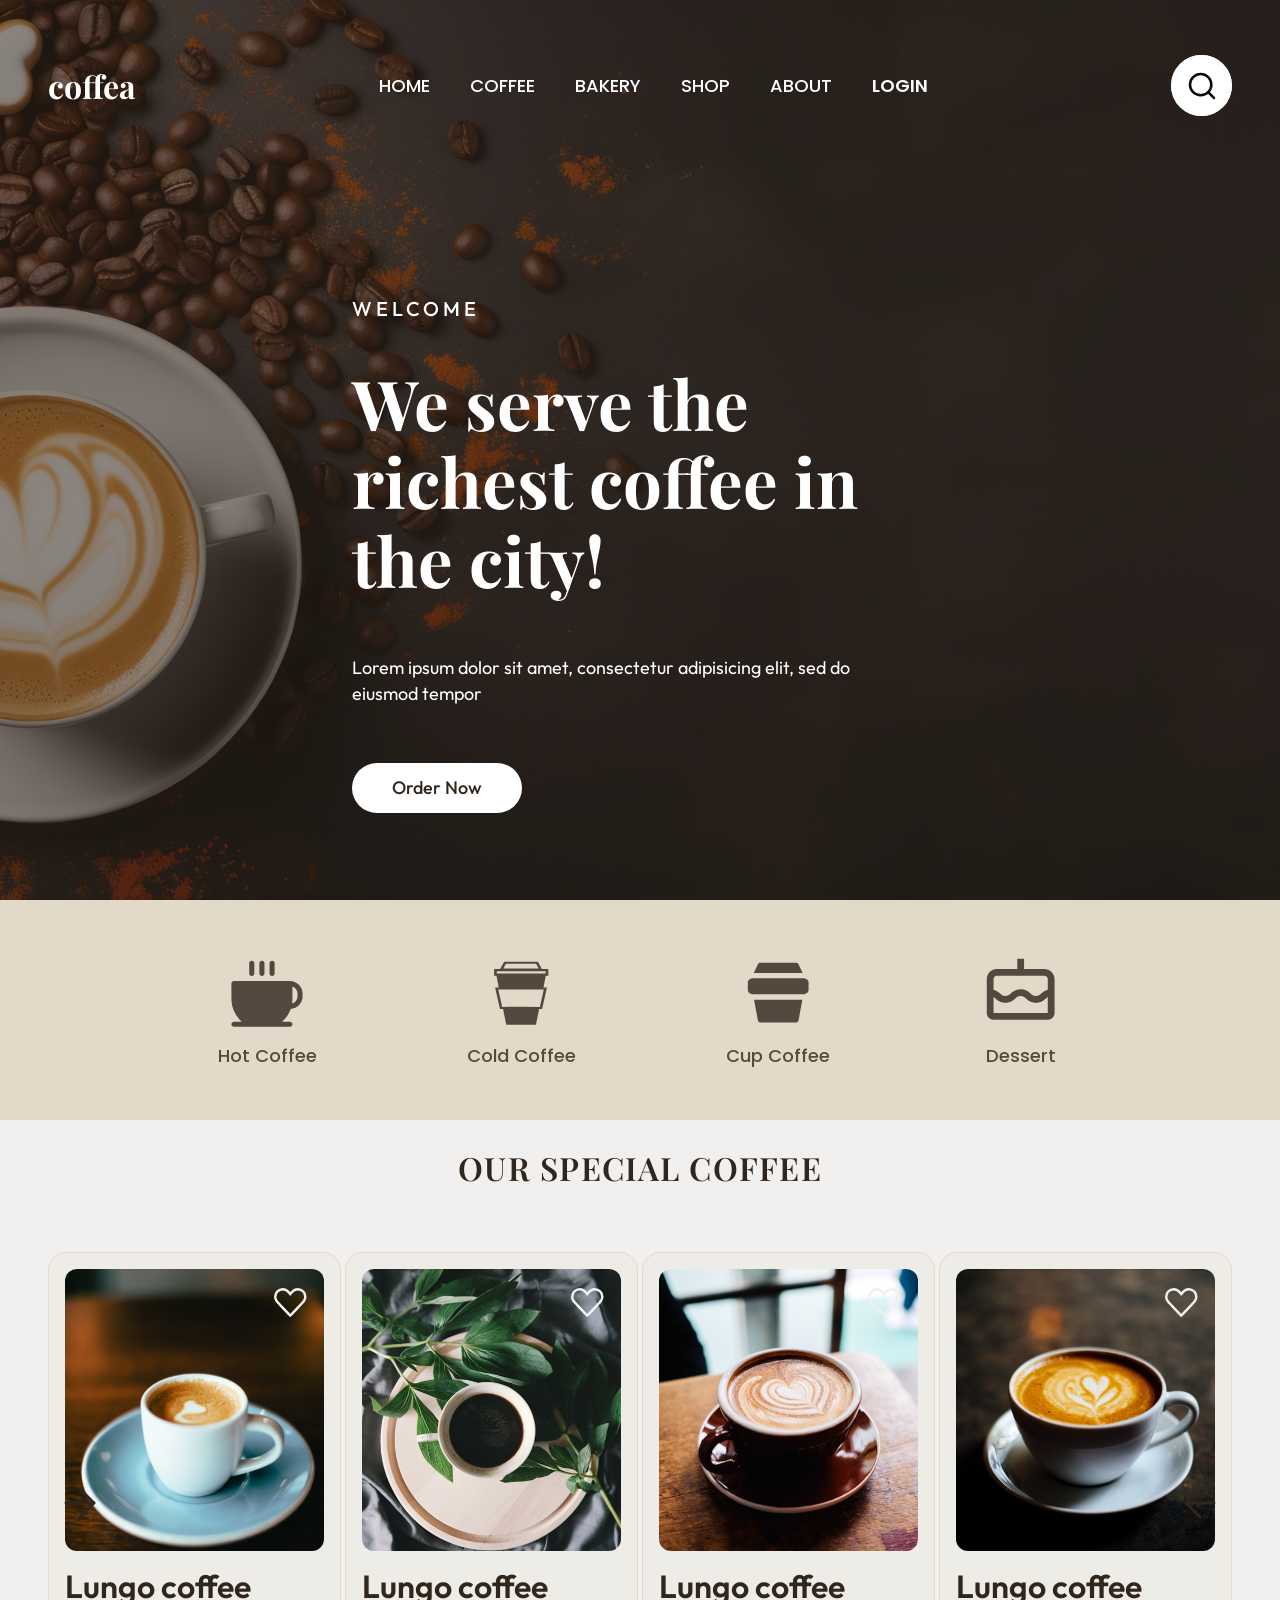
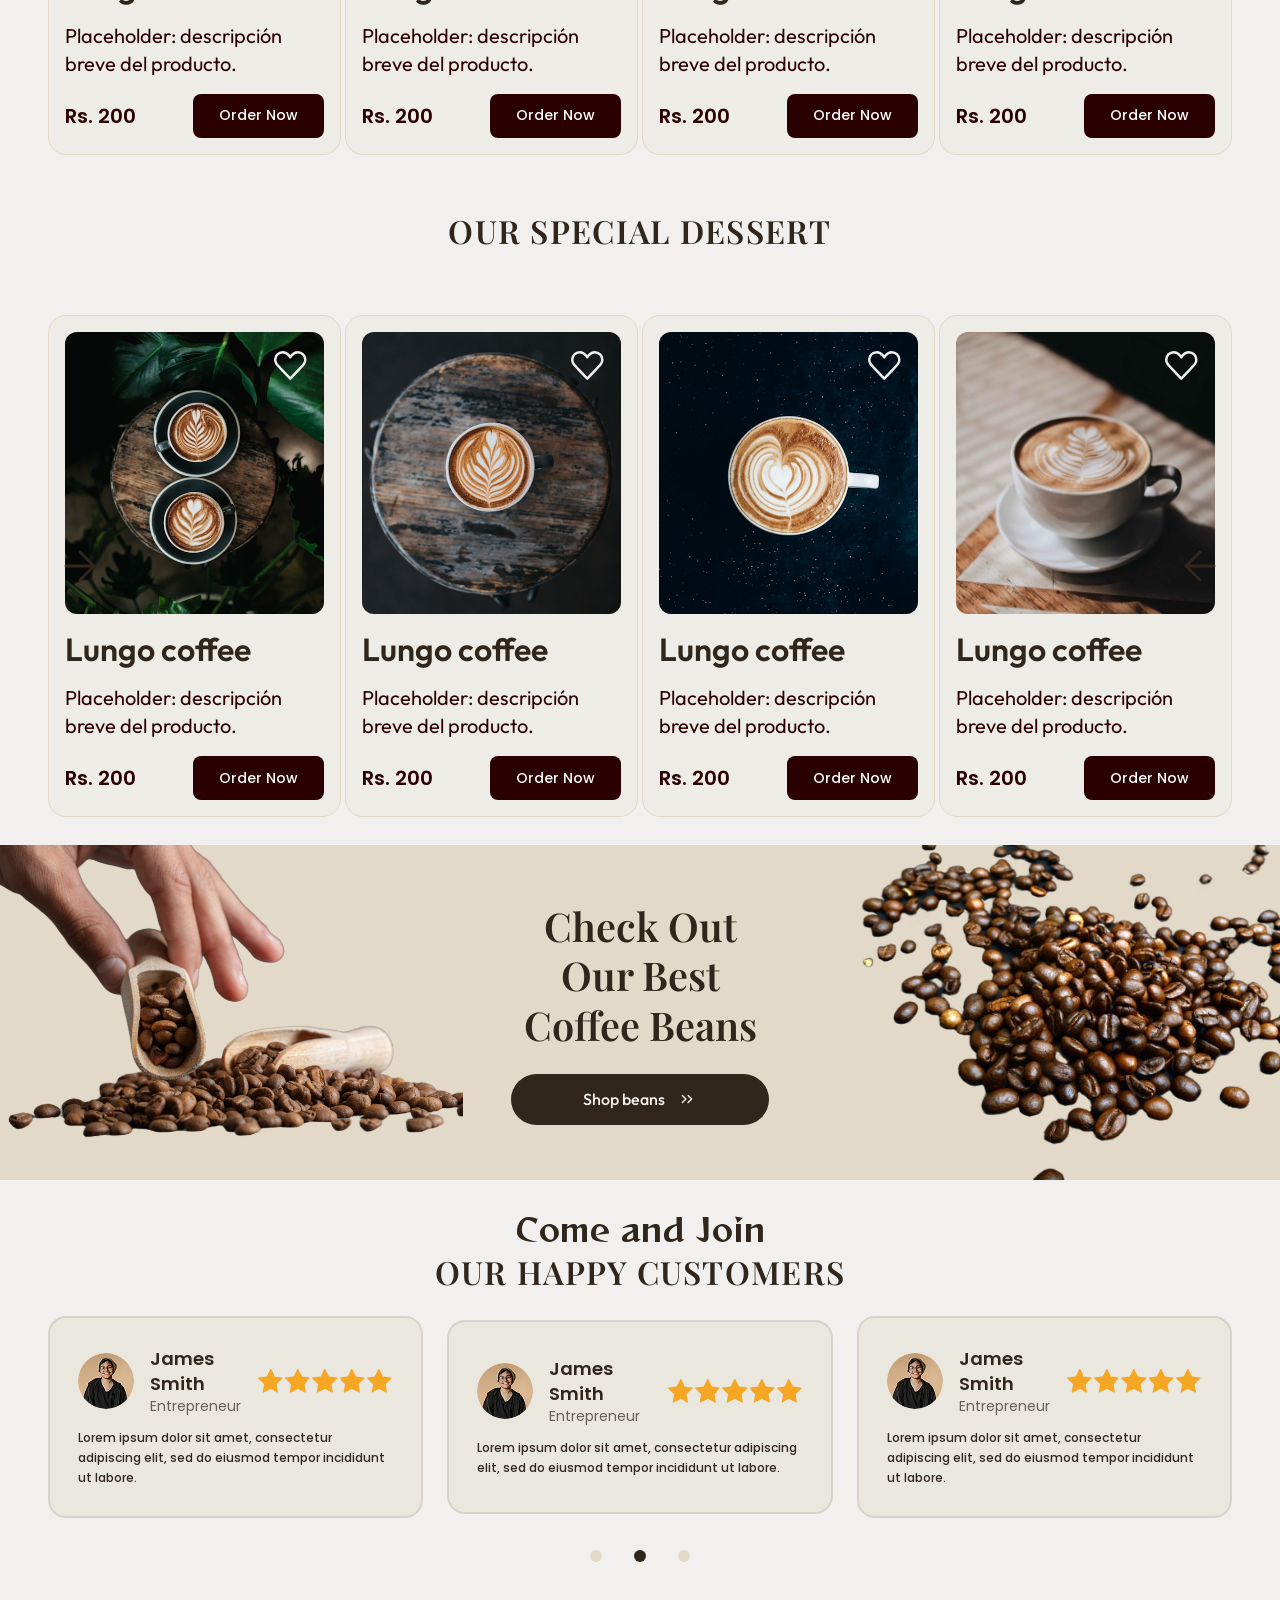
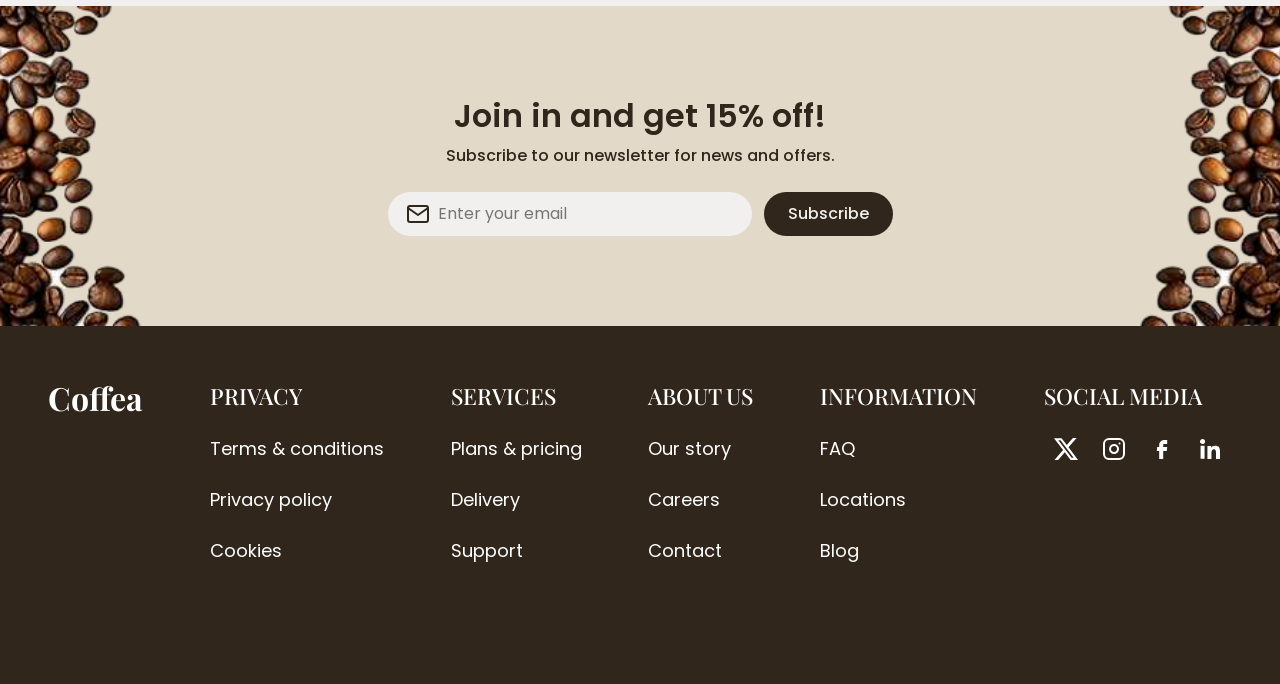
<file: index.html>
<!DOCTYPE html>
<html lang="en">

<head>
    <meta charset="utf-8">
    <meta name="viewport" content="width=device-width, initial-scale=1">
    <title>Coffea | The richest coffee in the city</title>
    <meta name="description"
        content="Coffea is a coffee shop serving the richest coffee and desserts in the city. Order online and join our newsletter.">
    <meta property="og:title" content="Coffea">
    <meta property="og:description" content="We serve the richest coffee in the city!">
    <meta property="og:type" content="website">
    <link rel="icon" href="assets/icons/favicon.svg" type="image/svg+xml">
    <link rel="preconnect" href="https://fonts.googleapis.com">
    <link rel="preconnect" href="https://fonts.gstatic.com" crossorigin>
    <link
        href="https://fonts.googleapis.com/css2?family=Outfit:wght@400;500;600&family=Playfair+Display:wght@500;600;700&family=Poppins:wght@400;500;600&family=Reggae+One&display=swap"
        rel="stylesheet">
    <link rel="stylesheet" href="css/main.css">
</head>

<body>
    <a class="skip-link" href="#main">Saltar al contenido</a>

    <header class="header">
        <div class="header__inner container">
            <a class="header__logo" href="/">coffea</a>
            <input class="header__toggle visually-hidden" type="checkbox" id="menu-toggle">
            <label class="header__burger" for="menu-toggle"><span class="visually-hidden">Menú</span></label>
            <nav class="header__nav" aria-label="Principal">
                <ul>
                    <li><a href="#">home</a></li>
                    <li><a href="#">coffee</a></li>
                    <li><a href="#">bakery</a></li>
                    <li><a href="#">shop</a></li>
                    <li><a href="#">about</a></li>
                    <li><a class="header__login" href="#">login</a></li>
                </ul>
            </nav>
            <button class="header__search" type="button" aria-label="Buscar">
                <img src="assets/icons/search.svg" alt="" width="61" height="61">
            </button>
        </div>
    </header>

    <main id="main">
        <section class="hero" aria-labelledby="hero-title">
            <img class="hero__bg" src="assets/img/hero.jpg" alt="" width="1920" height="1000" fetchpriority="high">
            <div class="hero__content container">
                <p class="hero__eyebrow">Welcome</p>
                <h1 class="hero__title" id="hero-title">We serve the richest coffee in the city!</h1>
                <p class="hero__text">Lorem ipsum dolor sit amet, consectetur adipisicing elit, sed do eiusmod tempor
                </p>
                <a class="hero__btn" href="#">Order Now</a>
            </div>
        </section>

        <section class="categories" aria-label="Categorías">
            <ul class="categories__list">
                <li><a href="#"><img src="assets/icons/cat-hot.svg" alt="" width="82" height="82"><span>Hot
                            Coffee</span></a></li>
                <li><a href="#"><img src="assets/icons/cat-cold.svg" alt="" width="82" height="82"><span>Cold
                            Coffee</span></a></li>
                <li><a href="#"><img src="assets/icons/cat-cup.svg" alt="" width="82" height="82"><span>Cup
                            Coffee</span></a></li>
                <li><a href="#"><img src="assets/icons/cat-dessert.svg" alt="" width="82"
                            height="82"><span>Dessert</span></a></li>
            </ul>
        </section>

        <section class="products" aria-labelledby="coffee-title">
            <h2 class="products__title" id="coffee-title">Our Special Coffee</h2>
            <div class="carousel">
                <a class="carousel__arrow carousel__arrow--prev" href="#coffee-1" aria-label="Anterior"></a>
                <div class="carousel__track">
                    <article class="product-card" id="coffee-1">
                        <div class="product-card__media">
                            <img src="assets/img/coffee-1.jpg" alt="Lungo coffee en taza" width="334" height="364"
                                loading="lazy" decoding="async">
                            <input class="product-card__fav" type="checkbox" id="fav-coffee-1">
                            <label class="product-card__fav-label" for="fav-coffee-1"><span
                                    class="visually-hidden">Marcar como favorito</span></label>
                        </div>
                        <h3 class="product-card__title">Lungo coffee</h3>
                        <p class="product-card__desc">Placeholder: descripción breve del producto.</p>
                        <div class="product-card__row">
                            <data class="product-card__price" value="200">Rs. 200</data>
                            <a class="product-card__btn" href="#">Order Now</a>
                        </div>
                    </article>
                    <article class="product-card" id="coffee-2">
                        <div class="product-card__media">
                            <img src="assets/img/coffee-2.jpg" alt="Lungo coffee en taza" width="334" height="364"
                                loading="lazy" decoding="async">
                            <input class="product-card__fav" type="checkbox" id="fav-coffee-2">
                            <label class="product-card__fav-label" for="fav-coffee-2"><span
                                    class="visually-hidden">Marcar como favorito</span></label>
                        </div>
                        <h3 class="product-card__title">Lungo coffee</h3>
                        <p class="product-card__desc">Placeholder: descripción breve del producto.</p>
                        <div class="product-card__row">
                            <data class="product-card__price" value="200">Rs. 200</data>
                            <a class="product-card__btn" href="#">Order Now</a>
                        </div>
                    </article>
                    <article class="product-card" id="coffee-3">
                        <div class="product-card__media">
                            <img src="assets/img/coffee-3.jpg" alt="Lungo coffee en taza" width="334" height="364"
                                loading="lazy" decoding="async">
                            <input class="product-card__fav" type="checkbox" id="fav-coffee-3">
                            <label class="product-card__fav-label" for="fav-coffee-3"><span
                                    class="visually-hidden">Marcar como favorito</span></label>
                        </div>
                        <h3 class="product-card__title">Lungo coffee</h3>
                        <p class="product-card__desc">Placeholder: descripción breve del producto.</p>
                        <div class="product-card__row">
                            <data class="product-card__price" value="200">Rs. 200</data>
                            <a class="product-card__btn" href="#">Order Now</a>
                        </div>
                    </article>
                    <article class="product-card" id="coffee-4">
                        <div class="product-card__media">
                            <img src="assets/img/coffee-4.jpg" alt="Lungo coffee en taza" width="334" height="364"
                                loading="lazy" decoding="async">
                            <input class="product-card__fav" type="checkbox" id="fav-coffee-4">
                            <label class="product-card__fav-label" for="fav-coffee-4"><span
                                    class="visually-hidden">Marcar como favorito</span></label>
                        </div>
                        <h3 class="product-card__title">Lungo coffee</h3>
                        <p class="product-card__desc">Placeholder: descripción breve del producto.</p>
                        <div class="product-card__row">
                            <data class="product-card__price" value="200">Rs. 200</data>
                            <a class="product-card__btn" href="#">Order Now</a>
                        </div>
                    </article>
                </div>
                <a class="carousel__arrow carousel__arrow--next" href="#coffee-4" aria-label="Siguiente"></a>
            </div>
        </section>

        <section class="products" aria-labelledby="dessert-title">
            <h2 class="products__title" id="dessert-title">Our Special Dessert</h2>
            <div class="carousel">
                <a class="carousel__arrow carousel__arrow--prev" href="#dessert-1" aria-label="Anterior"></a>
                <div class="carousel__track">
                    <article class="product-card" id="dessert-1">
                        <div class="product-card__media">
                            <img src="assets/img/dessert-1.jpg" alt="Lungo coffee en taza" width="334" height="364"
                                loading="lazy" decoding="async">
                            <input class="product-card__fav" type="checkbox" id="fav-dessert-1">
                            <label class="product-card__fav-label" for="fav-dessert-1"><span
                                    class="visually-hidden">Marcar como favorito</span></label>
                        </div>
                        <h3 class="product-card__title">Lungo coffee</h3>
                        <p class="product-card__desc">Placeholder: descripción breve del producto.</p>
                        <div class="product-card__row">
                            <data class="product-card__price" value="200">Rs. 200</data>
                            <a class="product-card__btn" href="#">Order Now</a>
                        </div>
                    </article>
                    <article class="product-card" id="dessert-2">
                        <div class="product-card__media">
                            <img src="assets/img/dessert-2.jpg" alt="Lungo coffee en taza" width="334" height="364"
                                loading="lazy" decoding="async">
                            <input class="product-card__fav" type="checkbox" id="fav-dessert-2">
                            <label class="product-card__fav-label" for="fav-dessert-2"><span
                                    class="visually-hidden">Marcar como favorito</span></label>
                        </div>
                        <h3 class="product-card__title">Lungo coffee</h3>
                        <p class="product-card__desc">Placeholder: descripción breve del producto.</p>
                        <div class="product-card__row">
                            <data class="product-card__price" value="200">Rs. 200</data>
                            <a class="product-card__btn" href="#">Order Now</a>
                        </div>
                    </article>
                    <article class="product-card" id="dessert-3">
                        <div class="product-card__media">
                            <img src="assets/img/dessert-3.jpg" alt="Lungo coffee en taza" width="334" height="364"
                                loading="lazy" decoding="async">
                            <input class="product-card__fav" type="checkbox" id="fav-dessert-3">
                            <label class="product-card__fav-label" for="fav-dessert-3"><span
                                    class="visually-hidden">Marcar como favorito</span></label>
                        </div>
                        <h3 class="product-card__title">Lungo coffee</h3>
                        <p class="product-card__desc">Placeholder: descripción breve del producto.</p>
                        <div class="product-card__row">
                            <data class="product-card__price" value="200">Rs. 200</data>
                            <a class="product-card__btn" href="#">Order Now</a>
                        </div>
                    </article>
                    <article class="product-card" id="dessert-4">
                        <div class="product-card__media">
                            <img src="assets/img/dessert-4.jpg" alt="Lungo coffee en taza" width="334" height="364"
                                loading="lazy" decoding="async">
                            <input class="product-card__fav" type="checkbox" id="fav-dessert-4">
                            <label class="product-card__fav-label" for="fav-dessert-4"><span
                                    class="visually-hidden">Marcar como favorito</span></label>
                        </div>
                        <h3 class="product-card__title">Lungo coffee</h3>
                        <p class="product-card__desc">Placeholder: descripción breve del producto.</p>
                        <div class="product-card__row">
                            <data class="product-card__price" value="200">Rs. 200</data>
                            <a class="product-card__btn" href="#">Order Now</a>
                        </div>
                    </article>
                </div>
                <a class="carousel__arrow carousel__arrow--next" href="#dessert-4" aria-label="Siguiente"></a>
            </div>
        </section>

        <section class="promo" aria-labelledby="promo-title">
            <img class="promo__img promo__img--left" src="assets/img/promo-hand.jpg" alt="" width="520" height="335"
                loading="lazy" decoding="async">
            <div class="promo__content">
                <h2 class="promo__title" id="promo-title">Check Out Our Best Coffee Beans</h2>
                <a class="promo__btn" href="#">Shop beans <img src="assets/icons/chevron.svg" alt="" width="20"
                        height="20"></a>
            </div>
            <img class="promo__img promo__img--right" src="assets/img/promo-beans.jpg" alt="" width="503" height="335"
                loading="lazy" decoding="async">
        </section>

        <section class="testimonials" aria-labelledby="testimonials-title">
            <header class="testimonials__head">
                <p class="testimonials__accent">Come and Join</p>
                <h2 id="testimonials-title">Our Happy Customers</h2>
            </header>
            <div class="testimonials__track">
                <figure class="testimonial-card" id="t-1">
                    <img class="testimonial-card__avatar" src="assets/img/avatar-1.jpg" alt="" width="56" height="56"
                        loading="lazy" decoding="async">
                    <figcaption>
                        <span class="testimonial-card__name">James Smith</span>
                        <span class="testimonial-card__role">Entrepreneur</span>
                    </figcaption>
                    <span class="testimonial-card__rating" role="img" aria-label="5 de 5 estrellas"></span>
                    <blockquote>Lorem ipsum dolor sit amet, consectetur adipiscing elit, sed do eiusmod tempor
                        incididunt ut labore.</blockquote>
                </figure>
                <figure class="testimonial-card testimonial-card--featured" id="t-2">
                    <img class="testimonial-card__avatar" src="assets/img/avatar-2.jpg" alt="" width="56" height="56"
                        loading="lazy" decoding="async">
                    <figcaption>
                        <span class="testimonial-card__name">James Smith</span>
                        <span class="testimonial-card__role">Entrepreneur</span>
                    </figcaption>
                    <span class="testimonial-card__rating" role="img" aria-label="5 de 5 estrellas"></span>
                    <blockquote>Lorem ipsum dolor sit amet, consectetur adipiscing elit, sed do eiusmod tempor
                        incididunt ut labore.</blockquote>
                </figure>
                <figure class="testimonial-card" id="t-3">
                    <img class="testimonial-card__avatar" src="assets/img/avatar-3.jpg" alt="" width="56" height="56"
                        loading="lazy" decoding="async">
                    <figcaption>
                        <span class="testimonial-card__name">James Smith</span>
                        <span class="testimonial-card__role">Entrepreneur</span>
                    </figcaption>
                    <span class="testimonial-card__rating" role="img" aria-label="5 de 5 estrellas"></span>
                    <blockquote>Lorem ipsum dolor sit amet, consectetur adipiscing elit, sed do eiusmod tempor
                        incididunt ut labore.</blockquote>
                </figure>
            </div>
            <nav class="testimonials__pager" aria-label="Testimonios">
                <a href="#t-1" aria-label="Testimonio 1"></a>
                <a href="#t-2" aria-label="Testimonio 2"></a>
                <a href="#t-3" aria-label="Testimonio 3"></a>
            </nav>
        </section>

        <section class="newsletter" aria-labelledby="newsletter-title">
            <img class="newsletter__img newsletter__img--left" src="assets/img/newsletter-beans.jpg" alt="" width="482"
                height="321" loading="lazy" decoding="async">
            <div class="newsletter__content">
                <h2 id="newsletter-title">Join in and get 15% off!</h2>
                <p>Subscribe to our newsletter for news and offers.</p>
                <form class="newsletter__form" action="#" method="get">
                    <label class="visually-hidden" for="nl-email">Email</label>
                    <input id="nl-email" type="email" name="email" placeholder="Enter your email" required
                        autocomplete="email">
                    <button type="submit">Subscribe</button>
                </form>
            </div>
            <img class="newsletter__img newsletter__img--right" src="assets/img/newsletter-beans.jpg" alt="" width="482"
                height="321" loading="lazy" decoding="async">
        </section>
    </main>

    <footer class="footer">
        <div class="footer__inner container">
            <a class="footer__logo" href="/">Coffea</a>
            <nav class="footer__col" aria-labelledby="f-privacy">
                <h3 id="f-privacy">PRIVACY</h3>
                <ul>
                    <li><a href="#">Terms & conditions</a></li>
                    <li><a href="#">Privacy policy</a></li>
                    <li><a href="#">Cookies</a></li>
                </ul>
            </nav>
            <nav class="footer__col" aria-labelledby="f-services">
                <h3 id="f-services">SERVICES</h3>
                <ul>
                    <li><a href="#">Plans & pricing</a></li>
                    <li><a href="#">Delivery</a></li>
                    <li><a href="#">Support</a></li>
                </ul>
            </nav>
            <nav class="footer__col" aria-labelledby="f-about-us">
                <h3 id="f-about-us">ABOUT US</h3>
                <ul>
                    <li><a href="#">Our story</a></li>
                    <li><a href="#">Careers</a></li>
                    <li><a href="#">Contact</a></li>
                </ul>
            </nav>
            <nav class="footer__col" aria-labelledby="f-information">
                <h3 id="f-information">INFORMATION</h3>
                <ul>
                    <li><a href="#">FAQ</a></li>
                    <li><a href="#">Locations</a></li>
                    <li><a href="#">Blog</a></li>
                </ul>
            </nav>
            <nav class="footer__col" aria-labelledby="f-social">
                <h3 id="f-social">SOCIAL MEDIA</h3>
                <ul class="footer__social">
                    <li><a href="#" aria-label="X / Twitter"><img src="assets/icons/social-x.svg" alt="" width="24"
                                height="24"></a></li>
                    <li><a href="#" aria-label="Instagram"><img src="assets/icons/social-instagram.svg" alt=""
                                width="24" height="24"></a></li>
                    <li><a href="#" aria-label="Facebook"><img src="assets/icons/social-facebook.svg" alt="" width="24"
                                height="24"></a></li>
                    <li><a href="#" aria-label="LinkedIn"><img src="assets/icons/social-linkedin.svg" alt="" width="24"
                                height="24"></a></li>
                </ul>
            </nav>
        </div>
    </footer>
</body>

</html>
</file>
<file: css/main.css>
@layer tokens, base, layout, components, utilities;

@import url("tokens.css") layer(tokens);
@import url("base.css") layer(base);
@import url("layout.css") layer(layout);
@import url("components/header.css") layer(components);
@import url("components/hero.css") layer(components);
@import url("components/categories.css") layer(components);
@import url("components/product-card.css") layer(components);
@import url("components/carousel.css") layer(components);
@import url("components/promo.css") layer(components);
@import url("components/testimonial-card.css") layer(components);
@import url("components/newsletter.css") layer(components);
@import url("components/footer.css") layer(components);
@import url("utilities.css") layer(utilities);
</file>
